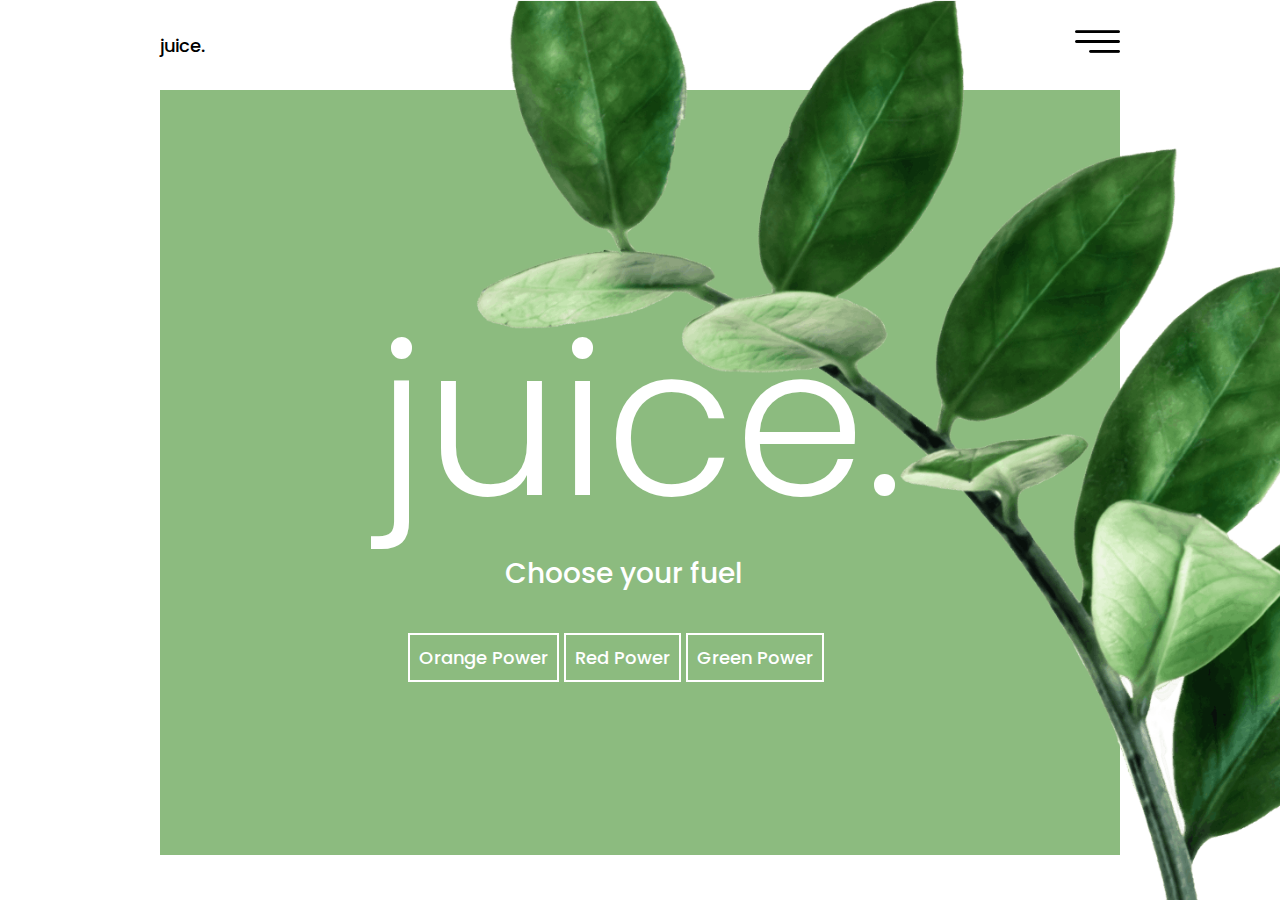
<file: index.html>
<!DOCTYPE html>
<html lang="en">
  <head>
    <meta charset="UTF-8" />
    <meta name="viewport" content="width=device-width, initial-scale=1.0" />
    <link
      href="https://fonts.googleapis.com/css?family=Poppins:400,500&display=swap"
      rel="stylesheet"
    />
    <link rel="stylesheet" href="./index.css" />
    <title>juice.</title>
  </head>
  <body>
    <header>
      <div class="logo">
        <p>juice.</p>
      </div>
      <div class="menu">
        <img src="./images/menu.png" alt="" />
      </div>
    </header>
    <main>
      <section class="presentation">
        <div class="center">
          <div class="intro-text">
            <h1>juice.</h1>
            <p>Choose your fuel</p>
          </div>
          <div class="buttons-list">
            <a href="orange.html"
              ><button class="orange item">Orange Power</button></a
            >
            <a href="red.html"><button class="red item">Red Power</button></a>
            <a href="green.html"
              ><button class="green item">Green Power</button></a
            >
          </div>
        </div>
      </section>
    </main>
    <img class="bigleafs" src="./images/leafs.png" alt="" />
  </body>
</html>
</file>
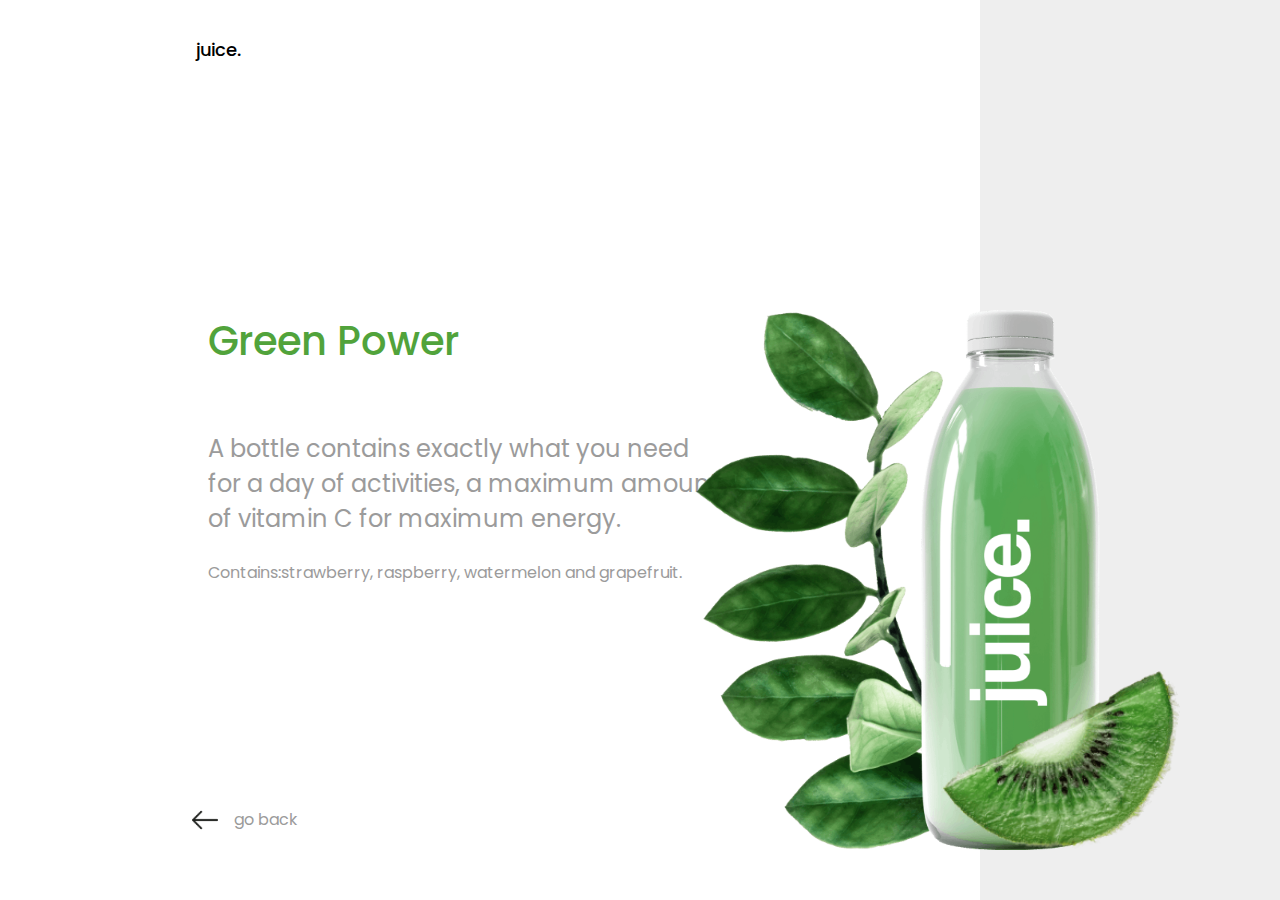
<file: green.html>
<!DOCTYPE html>
<html lang="en">
  <head>
    <meta charset="UTF-8" />
    <meta name="viewport" content="width=device-width, initial-scale=1.0" />
    <link
      href="https://fonts.googleapis.com/css?family=Poppins:400,500&display=swap"
      rel="stylesheet"
    />
    <link rel="stylesheet" href="./otherStyle.css" />
    <title>Document</title>
  </head>
  <body>
    <header>
      <div class="logo">juice.</div>
    </header>
    <main>
      <div class="content">
        <div class="description">
          <h2>Green Power</h2>
          <p>
            A bottle contains exactly what you need for a day of activities, a
            maximum amount of vitamin C for maximum energy.
          </p>
          <span>
            Contains:strawberry, raspberry, watermelon and grapefruit.
          </span>
        </div>
        <div class="images">
          <img class="leaf-img" src="./images/juice-leaf.png" alt="" />
          <img class="juice-img" src="./images/kiwi-juice.png" alt="" />
          <img class="fruit-img" src="./images/kiwi.png" alt="" />
        </div>
      </div>
    </main>
    <footer>
      <div class="back">
          <img src="./images/back.png" alt="" />
          <div class="goback">
              <a href="index.html"><span>go back</span></a>
          </div>
      </div>
    </footer>
    <div class="square"></div>
  </body>
</html>
</file>
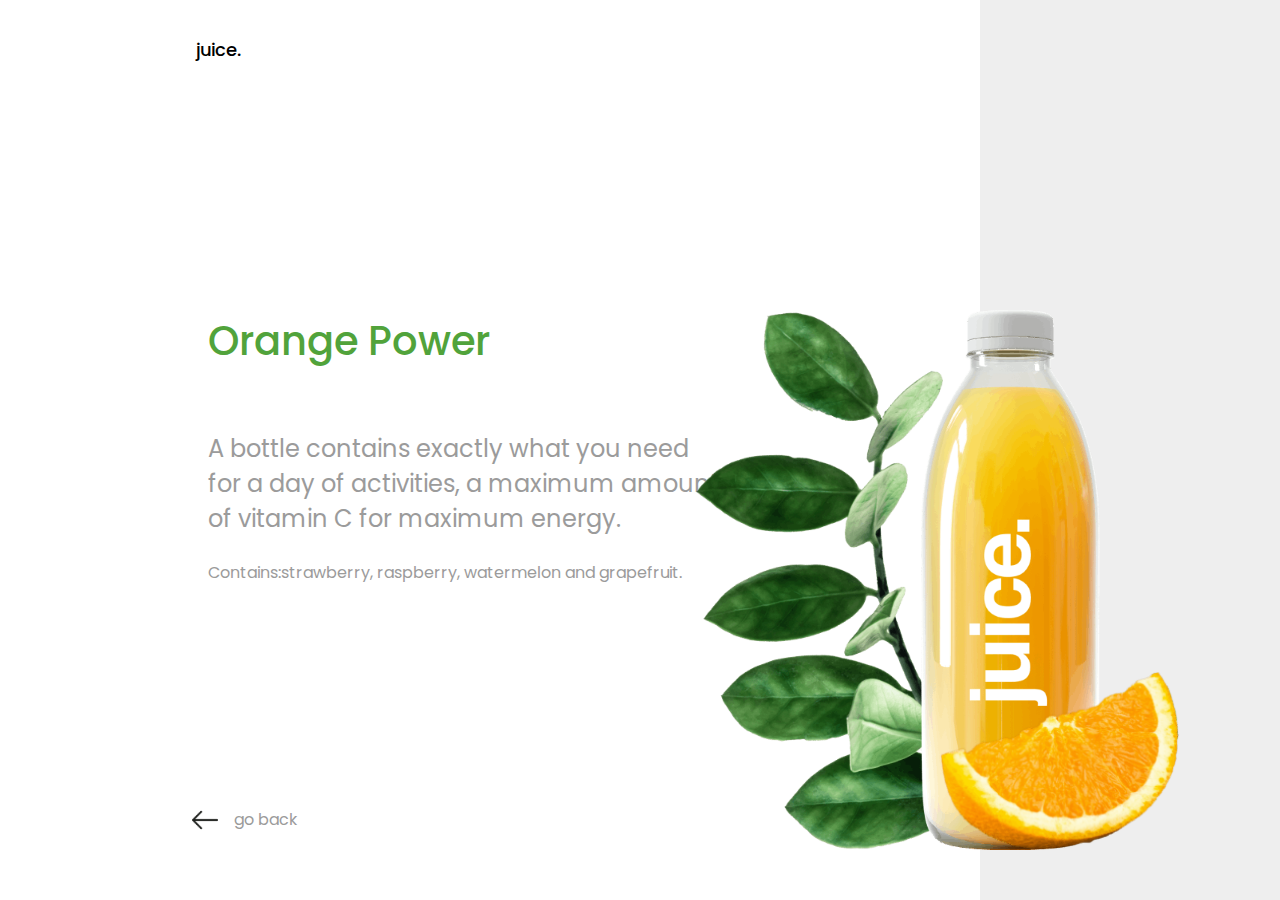
<file: orange.html>
<!DOCTYPE html>
<html lang="en">
  <head>
    <meta charset="UTF-8" />
    <meta name="viewport" content="width=device-width, initial-scale=1.0" />
    <link
      href="https://fonts.googleapis.com/css?family=Poppins:400,500&display=swap"
      rel="stylesheet"
    />
    <link rel="stylesheet" href="./otherStyle.css" />
    <title>Document</title>
  </head>
  <body>
    <header>
      <div class="logo">juice.</div>
    </header>
    <main>
      <div class="content">
        <div class="description">
          <h2>Orange Power</h2>
          <p>
            A bottle contains exactly what you need for a day of activities, a
            maximum amount of vitamin C for maximum energy.
          </p>
          <span>
            Contains:strawberry, raspberry, watermelon and grapefruit.
          </span>
        </div>
        <div class="images">
          <img class="leaf-img" src="./images/juice-leaf.png" alt="" />
          <img class="juice-img" src="./images/orange-juice.png" alt="" />
          <img class="fruit-img" src="./images/orange.png" alt="" />
        </div>
      </div>
    </main>
    <footer>
      <div class="back">
          <img src="./images/back.png" alt="" />
          <div class="goback">
              <a href="index.html"><span>go back</span></a>
          </div>
      </div>
    </footer>
    <div class="square"></div>
  </body>
</html>
</file>
<file: index.css>
:root{
    --bgColor: #8CBB7F;
    --orange: #f0a500;
    --green: #28df99;
    --red: #ff4b5c;
}

*{
    margin: 0;
    padding: 0;
    box-sizing: border-box;
}

body{
    font-family: Poppins, sans-serif;
    overflow: hidden;
}

.menu img{
    height: 5vh;
    cursor: pointer;
}

.logo{
    cursor: pointer;
}

header{
    height: 10vh;
    width: 75vw;
    display: flex;
    align-items: center;
    justify-content: space-between;
    margin: auto;
    font-weight: 500;
    font-size: 18px;
}

main{
    display: flex;
    align-items: center;
    justify-content: center;
}


.presentation{
    background-color: var(--bgColor);
    padding: 3em;
    color: white;
    width: 75vw;
    height: 85vh;
    display: flex;
    align-items: center;
    justify-content: center;
    animation: move-right-in 1.5s ease;
}

.presentation h1{
    font-size: 210px;
    font-weight: 300;
}

.presentation p{
    position: relative;
    padding: 1em;
    font-size: 28px;
    font-weight: 500;
    margin-top: -55px;
    margin-bottom: 10px;
    margin-left: 100px;
}

button{
    background-color: transparent;
    outline: none;
    border: 2px solid white;
    font-family: Poppins, sans-serif;
    font-size: 18px;
    font-weight: 500;
    color: white;
    padding: 0.5em;
    transition: all 800ms ease-in-out;
}

.buttons-list{
    width: 80%;
    display: flex;
    justify-content: space-around;
    margin-left: 30px;
}

.buttons-list .item{
    margin-right: 0.2em;
    cursor: pointer;
}

.orange:hover{
    border: 2px solid var(--orange);
    background: var(--orange);
}
.red:hover{
    border: 2px solid var(--red);
    background: var(--red);
}
.green:hover{
    border: 2px solid var(--green);
    background: var(--green);
}

.bigleafs{
    height: 100vh;
    position: absolute;
    top: 0;
    right: 0;
    animation: drop 1.5s ease;
    transition: all .9s ease-in-out;
}

.bigleafs:hover {
    transform: scale(1.1);
}

@keyframes drop{
	0%{
		opacity: 0;
		transform: translateY(-80px);
	}
	100%{
		opacity: 1;
		transform: translateY(0px);
	}
}

@keyframes move-right-in{
	0%{
		opacity: 0;
		transform: translateX(-90px);
	}
	100%{
		opacity: 1;
		transform: translateX(0px);
	}
}
</file>
<file: otherStyle.css>
:root{
    --textColor: #9b9b9b;
    --titleColor: rgb(81, 163, 59);
}

*{
    padding: 0;
    margin: 0;
    box-sizing: border-box;
}

body{
    font-family: Poppins, sans-serif;
    overflow: hidden;
}

.logo{
    cursor: pointer;
}

header{
    margin: auto;
    padding: 2em;
    height: 10vh;
    width: 75vw;
    font-weight: 500;
    font-size: 18px;
}

main{
    display: flex;
    align-items: center;
    justify-content: center;
}

.content{
    width: 75vw;
    height: 85vh;
    padding: 3em;
    display: flex;
    align-items: center;
    justify-content: space-between;
}

.description{
    width: 40vw;
    margin-top: -50px;
    animation: move-right-in 1.5s ease;
}

.description h2{
    font-weight: 500;
    font-size: 2.5em;
    margin-bottom: 1.5em;
    color: var(--titleColor);
}

.description p{
    color: var(--textColor);
    font-size: 1.5em;
    margin-bottom: 1em;
}

.description span{
    color: var(--textColor);
    font-size: 1em;
}

.images{
    display: flex;
    justify-content: center;
    align-items: flex-end;
    margin-right: -150px ;
    /* animation: up 1.5s ease; */
}

.images img.leaf-img{
    position: absolute;
    bottom: 50px;
    right: 250px;
    height: 60vh;
    animation: up 2s ease;
}
.images img.juice-img{
    position: absolute;
    bottom: 50px;
    right: 180px;
    height: 60vh;
    animation: up 2s ease;
}
.images img.fruit-img{
    position: absolute;
    bottom: 50px;
    right: 100px;
    height: 20vh;
    animation: up 2s ease;
}

footer{
    display: flex;
    justify-content: flex-start;
    align-items: center;
    padding: 2em;
    width: 75vw;
    margin: -80px auto 0 auto;
    cursor: pointer;
}
.back{
    display: flex;
}
.back a{
    text-decoration: none;
    color: var(--textColor);
}
.back img{
    width: 2vw;
    margin-right: 1em;
}

.square{
    position: absolute;
    top: 0;
    right: 0;
    height: 100vh;
    width: 300px;
    z-index: -1;
    background-color: #eeeeee;
}

@keyframes up{
	0%{
		opacity: 0;
		transform: translateY(80px);
	}
	100%{
		opacity: 1;
		transform: translateY(0px);
	}
}

@keyframes move-right-in{
	0%{
		opacity: 0;
		transform: translateX(-90px);
	}
	100%{
		opacity: 1;
		transform: translateX(0px);
	}
}
</file>
